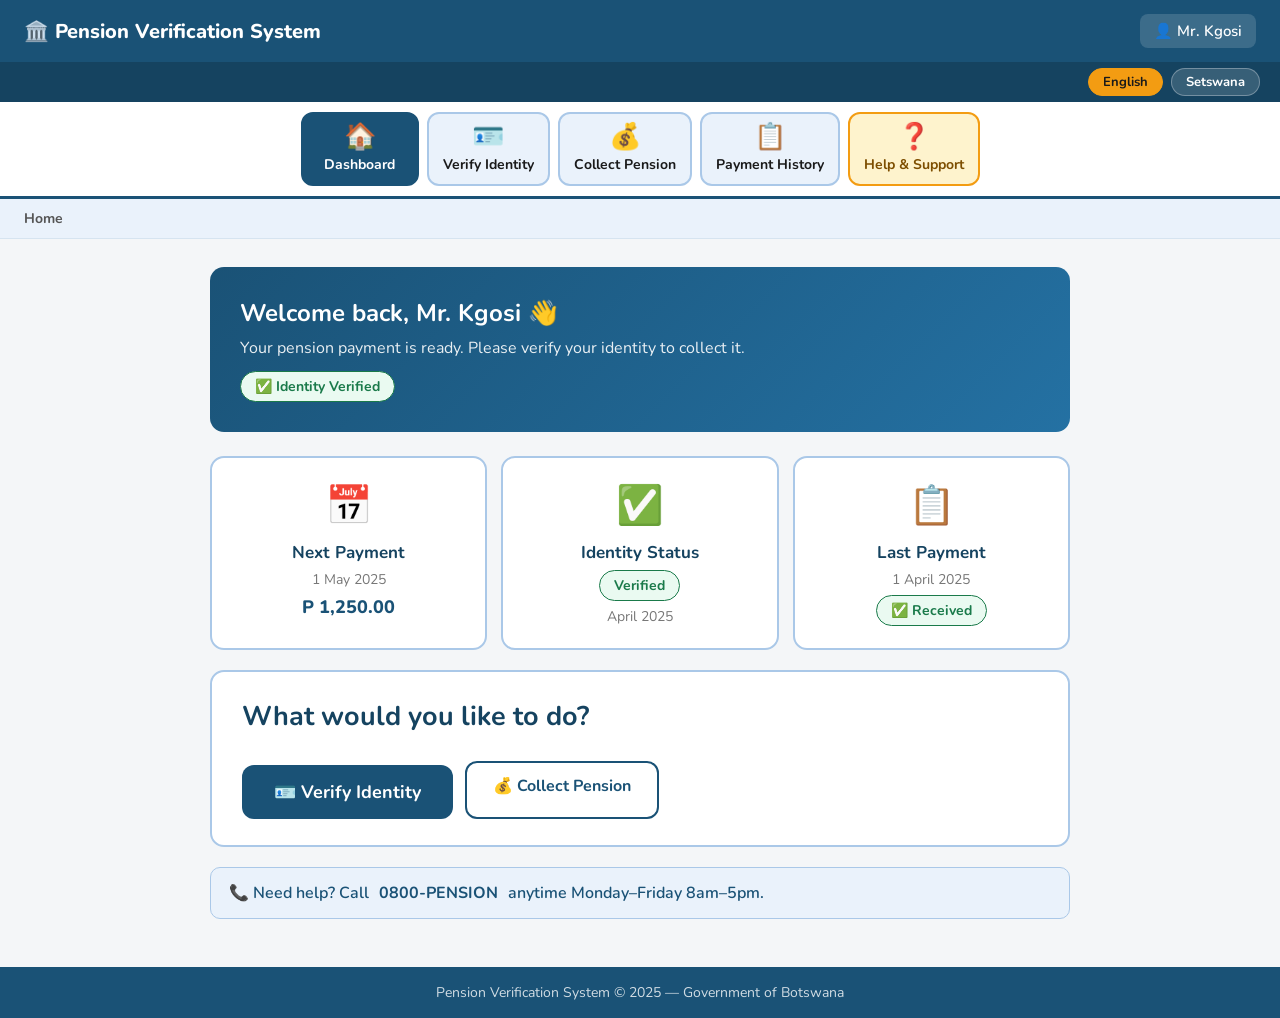
<file: index.html>
<!DOCTYPE html>
<html lang="en">
<head>
  <meta charset="UTF-8"/>
  <meta name="viewport" content="width=device-width, initial-scale=1.0"/>
  <title>Dashboard — Pension Verification System</title>
  <link rel="stylesheet" href="style.css"/>
</head>
<body>
  <header class="top-header" role="banner">
    <div class="site-title">🏛️ Pension Verification System</div>
    <div class="user-info">👤 Mr. Kgosi</div>
  </header>
  <div class="lang-bar">
    <button class="active">English</button>
    <button>Setswana</button>
  </div>
  <nav class="main-nav" role="navigation" aria-label="Main menu">
    <ul>
      <li><a href="index.html" class="active" aria-current="page"><span class="nav-icon">🏠</span>Dashboard</a></li>
      <li><a href="verify-identity.html"><span class="nav-icon">🪪</span>Verify Identity</a></li>
      <li><a href="collect-pension.html"><span class="nav-icon">💰</span>Collect Pension</a></li>
      <li><a href="payment-history.html"><span class="nav-icon">📋</span>Payment History</a></li>
      <li><a href="help.html" class="help-btn"><span class="nav-icon">❓</span>Help &amp; Support</a></li>
    </ul>
  </nav>
  <nav class="breadcrumb" aria-label="Breadcrumb"><strong>Home</strong></nav>

  <main class="page-content" role="main">
    <div class="hero-card">
      <h1>Welcome back, Mr. Kgosi 👋</h1>
      <p>Your pension payment is ready. Please verify your identity to collect it.</p>
      <div style="margin-top:12px">
        <span class="badge badge-green">✅ Identity Verified</span>
      </div>
    </div>

    <div class="card-grid">
      <div class="card">
        <div class="card-icon">📅</div>
        <h2>Next Payment</h2>
        <p>1 May 2025</p>
        <p style="font-size:18px;font-weight:800;color:#1a5276;margin-top:6px">P 1,250.00</p>
      </div>
      <div class="card">
        <div class="card-icon">✅</div>
        <h2>Identity Status</h2>
        <span class="badge badge-green">Verified</span>
        <p style="margin-top:6px">April 2025</p>
      </div>
      <div class="card">
        <div class="card-icon">📋</div>
        <h2>Last Payment</h2>
        <p>1 April 2025</p>
        <span class="badge badge-green" style="margin-top:6px">✅ Received</span>
      </div>
    </div>

    <div class="info-card">
      <h2>What would you like to do?</h2>
      <div style="display:flex;flex-wrap:wrap;gap:12px;margin-top:16px">
        <a href="verify-identity.html" class="btn-primary">🪪 Verify Identity</a>
        <a href="collect-pension.html" class="btn-secondary">💰 Collect Pension</a>
      </div>
    </div>

    <div class="alert alert-info">📞 Need help? Call <strong>0800-PENSION</strong> anytime Monday–Friday 8am–5pm.</div>
  </main>
  <footer>Pension Verification System © 2025 — Government of Botswana</footer>
</body>
</html>
</file>
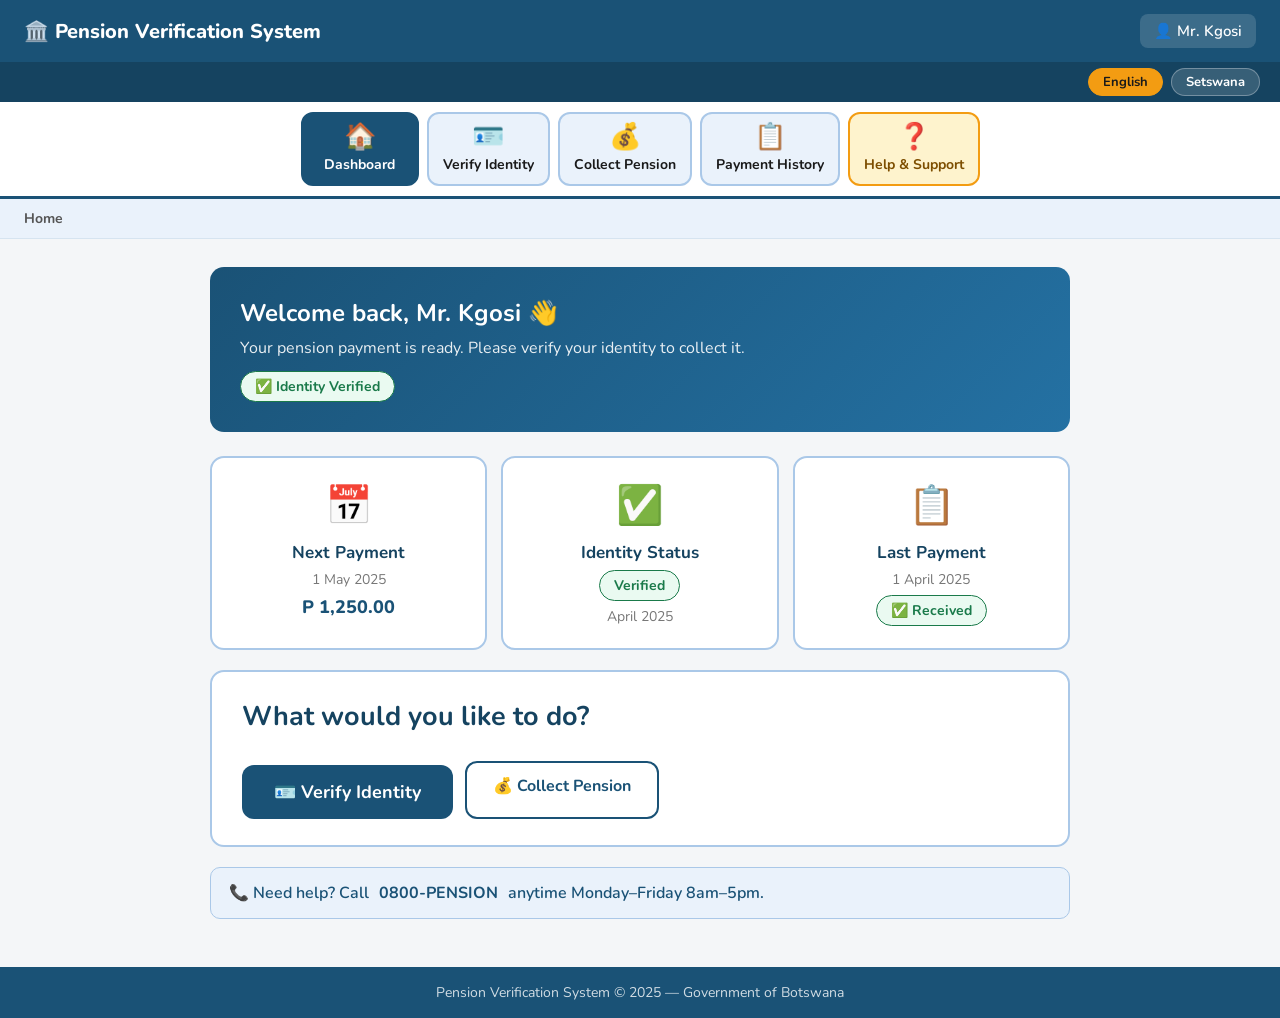
<file: Index.html>
<!DOCTYPE html>
<html lang="en">
<head>
  <meta charset="UTF-8"/>
  <meta name="viewport" content="width=device-width, initial-scale=1.0"/>
  <title>Dashboard — Pension Verification System</title>
  <link rel="stylesheet" href="style.css"/>
</head>
<body>
  <header class="top-header" role="banner">
    <div class="site-title">🏛️ Pension Verification System</div>
    <div class="user-info">👤 Mr. Kgosi</div>
  </header>
  <div class="lang-bar">
    <button class="active">English</button>
    <button>Setswana</button>
  </div>
  <nav class="main-nav" role="navigation" aria-label="Main menu">
    <ul>
      <li><a href="index.html" class="active" aria-current="page"><span class="nav-icon">🏠</span>Dashboard</a></li>
      <li><a href="verify-identity.html"><span class="nav-icon">🪪</span>Verify Identity</a></li>
      <li><a href="collect-pension.html"><span class="nav-icon">💰</span>Collect Pension</a></li>
      <li><a href="payment-history.html"><span class="nav-icon">📋</span>Payment History</a></li>
      <li><a href="help.html" class="help-btn"><span class="nav-icon">❓</span>Help &amp; Support</a></li>
    </ul>
  </nav>
  <nav class="breadcrumb" aria-label="Breadcrumb"><strong>Home</strong></nav>

  <main class="page-content" role="main">
    <div class="hero-card">
      <h1>Welcome back, Mr. Kgosi 👋</h1>
      <p>Your pension payment is ready. Please verify your identity to collect it.</p>
      <div style="margin-top:12px">
        <span class="badge badge-green">✅ Identity Verified</span>
      </div>
    </div>

    <div class="card-grid">
      <div class="card">
        <div class="card-icon">📅</div>
        <h2>Next Payment</h2>
        <p>1 May 2025</p>
        <p style="font-size:18px;font-weight:800;color:#1a5276;margin-top:6px">P 1,250.00</p>
      </div>
      <div class="card">
        <div class="card-icon">✅</div>
        <h2>Identity Status</h2>
        <span class="badge badge-green">Verified</span>
        <p style="margin-top:6px">April 2025</p>
      </div>
      <div class="card">
        <div class="card-icon">📋</div>
        <h2>Last Payment</h2>
        <p>1 April 2025</p>
        <span class="badge badge-green" style="margin-top:6px">✅ Received</span>
      </div>
    </div>

    <div class="info-card">
      <h2>What would you like to do?</h2>
      <div style="display:flex;flex-wrap:wrap;gap:12px;margin-top:16px">
        <a href="verify-identity.html" class="btn-primary">🪪 Verify Identity</a>
        <a href="collect-pension.html" class="btn-secondary">💰 Collect Pension</a>
      </div>
    </div>

    <div class="alert alert-info">📞 Need help? Call <strong>0800-PENSION</strong> anytime Monday–Friday 8am–5pm.</div>
  </main>
  <footer>Pension Verification System © 2025 — Government of Botswana</footer>
</body>
</html>
</file>
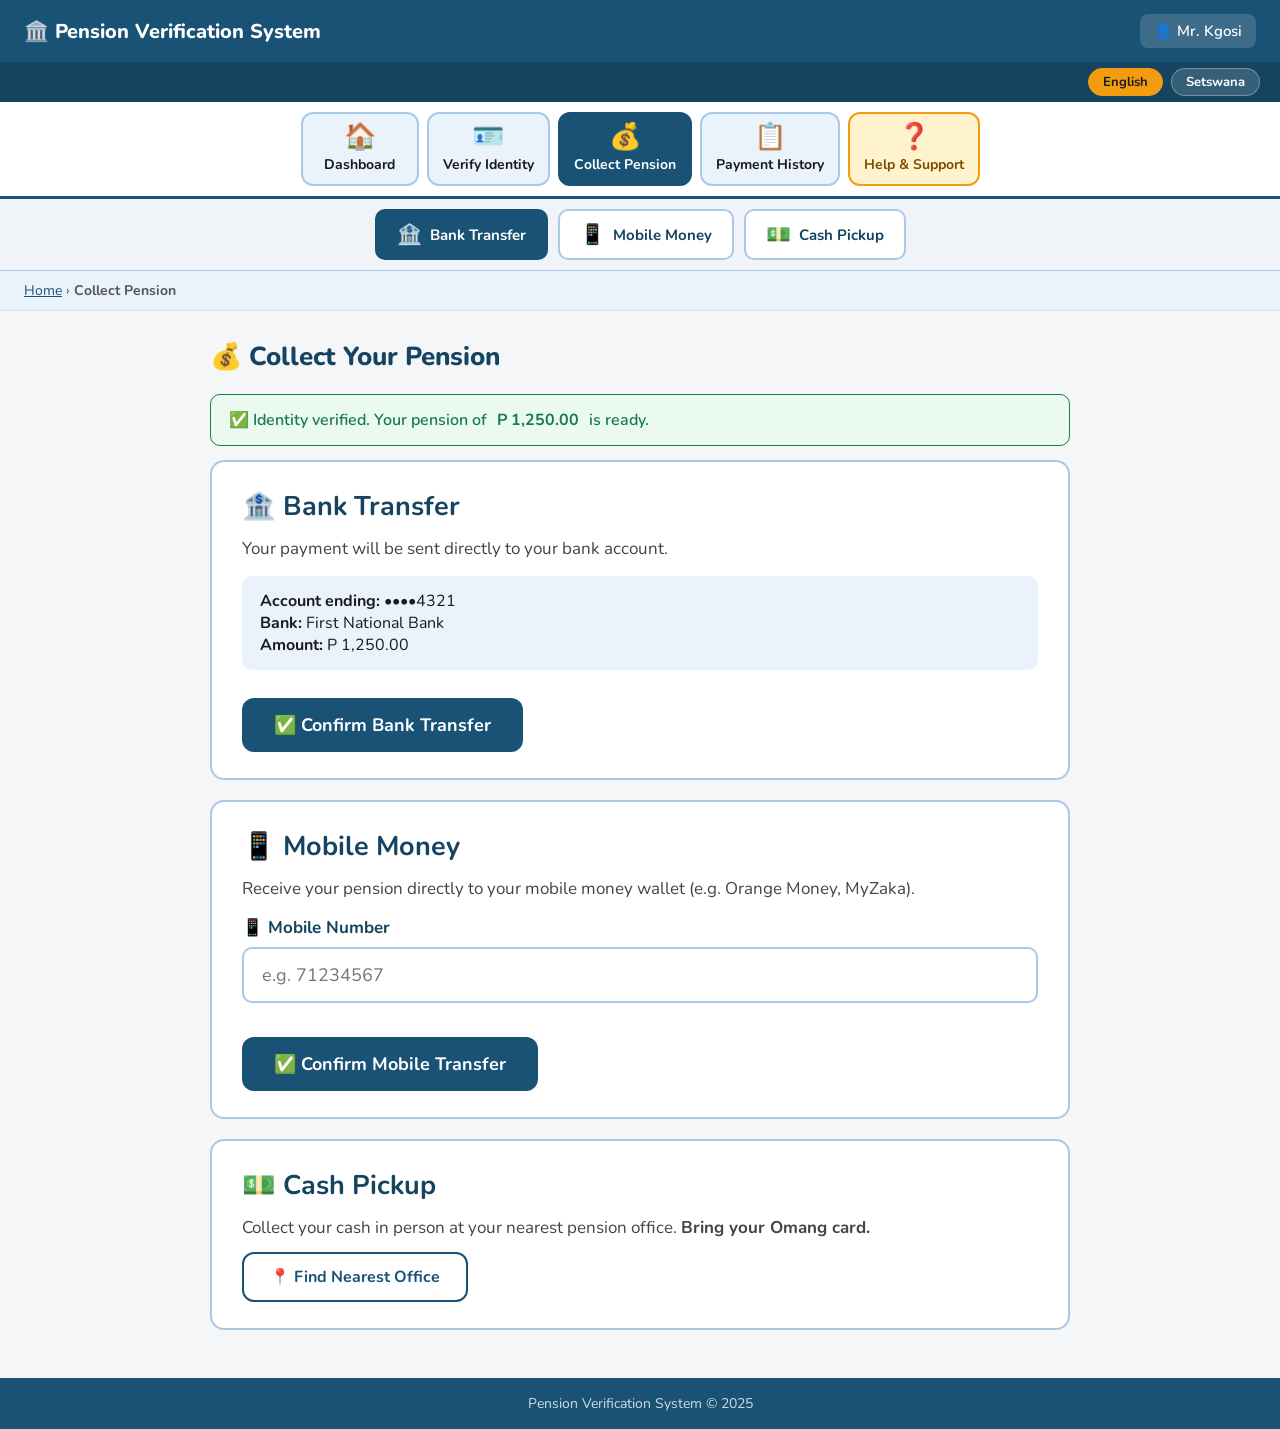
<file: collect pension.html>
<!DOCTYPE html>
<html lang="en">
<head>
  <meta charset="UTF-8"/>
  <meta name="viewport" content="width=device-width, initial-scale=1.0"/>
  <title>Collect Pension — PVS</title>
  <link rel="stylesheet" href="style.css"/>
</head>
<body>
  <header class="top-header">
    <div class="site-title">🏛️ Pension Verification System</div>
    <div class="user-info">👤 Mr. Kgosi</div>
  </header>
  <div class="lang-bar">
    <button class="active">English</button>
    <button>Setswana</button>
  </div>
  <nav class="main-nav" aria-label="Main menu">
    <ul>
      <li><a href="index.html"><span class="nav-icon">🏠</span>Dashboard</a></li>
      <li><a href="verify-identity.html"><span class="nav-icon">🪪</span>Verify Identity</a></li>
      <li><a href="collect-pension.html" class="active" aria-current="page"><span class="nav-icon">💰</span>Collect Pension</a></li>
      <li><a href="payment-history.html"><span class="nav-icon">📋</span>Payment History</a></li>
      <li><a href="help.html" class="help-btn"><span class="nav-icon">❓</span>Help &amp; Support</a></li>
    </ul>
  </nav>
  <nav class="sub-nav">
    <a href="#bank" class="active"><span class="sub-icon">🏦</span>Bank Transfer</a>
    <a href="#mobile"><span class="sub-icon">📱</span>Mobile Money</a>
    <a href="#cash"><span class="sub-icon">💵</span>Cash Pickup</a>
  </nav>
  <nav class="breadcrumb"><a href="index.html">Home</a> › <strong>Collect Pension</strong></nav>

  <main class="page-content">
    <h1 class="page-title">💰 Collect Your Pension</h1>
    <div class="alert alert-success">✅ Identity verified. Your pension of <strong>P 1,250.00</strong> is ready.</div>

    <div class="info-card" id="bank">
      <h2>🏦 Bank Transfer</h2>
      <p>Your payment will be sent directly to your bank account.</p>
      <div style="background:#eaf2fb;border-radius:10px;padding:14px 18px;margin:14px 0;font-size:16px">
        <strong>Account ending:</strong> ••••4321<br/>
        <strong>Bank:</strong> First National Bank<br/>
        <strong>Amount:</strong> P 1,250.00
      </div>
      <button class="btn-primary" onclick="confirm('Bank Transfer')">✅ Confirm Bank Transfer</button>
    </div>

    <div class="info-card" id="mobile">
      <h2>📱 Mobile Money</h2>
      <p>Receive your pension directly to your mobile money wallet (e.g. Orange Money, MyZaka).</p>
      <div class="form-group" style="margin-top:14px">
        <label for="mobile-num">📱 Mobile Number</label>
        <input type="tel" id="mobile-num" placeholder="e.g. 71234567" inputmode="numeric"/>
      </div>
      <button class="btn-primary" onclick="confirm('Mobile Money')">✅ Confirm Mobile Transfer</button>
    </div>

    <div class="info-card" id="cash">
      <h2>💵 Cash Pickup</h2>
      <p>Collect your cash in person at your nearest pension office. <strong>Bring your Omang card.</strong></p>
      <a href="help.html#office" class="btn-secondary" style="display:inline-block">📍 Find Nearest Office</a>
    </div>

    <div id="confirm-alert"></div>
  </main>
  <footer>Pension Verification System © 2025</footer>
  <script>
    function confirm(method) {
      document.getElementById('confirm-alert').innerHTML =
        '<div class="alert alert-success">✅ ' + method + ' confirmed! Your pension of P 1,250.00 will be processed within 1–2 business days.</div>';
      window.scrollTo(0, document.body.scrollHeight);
    }
  </script>
</body>
</html>
</file>
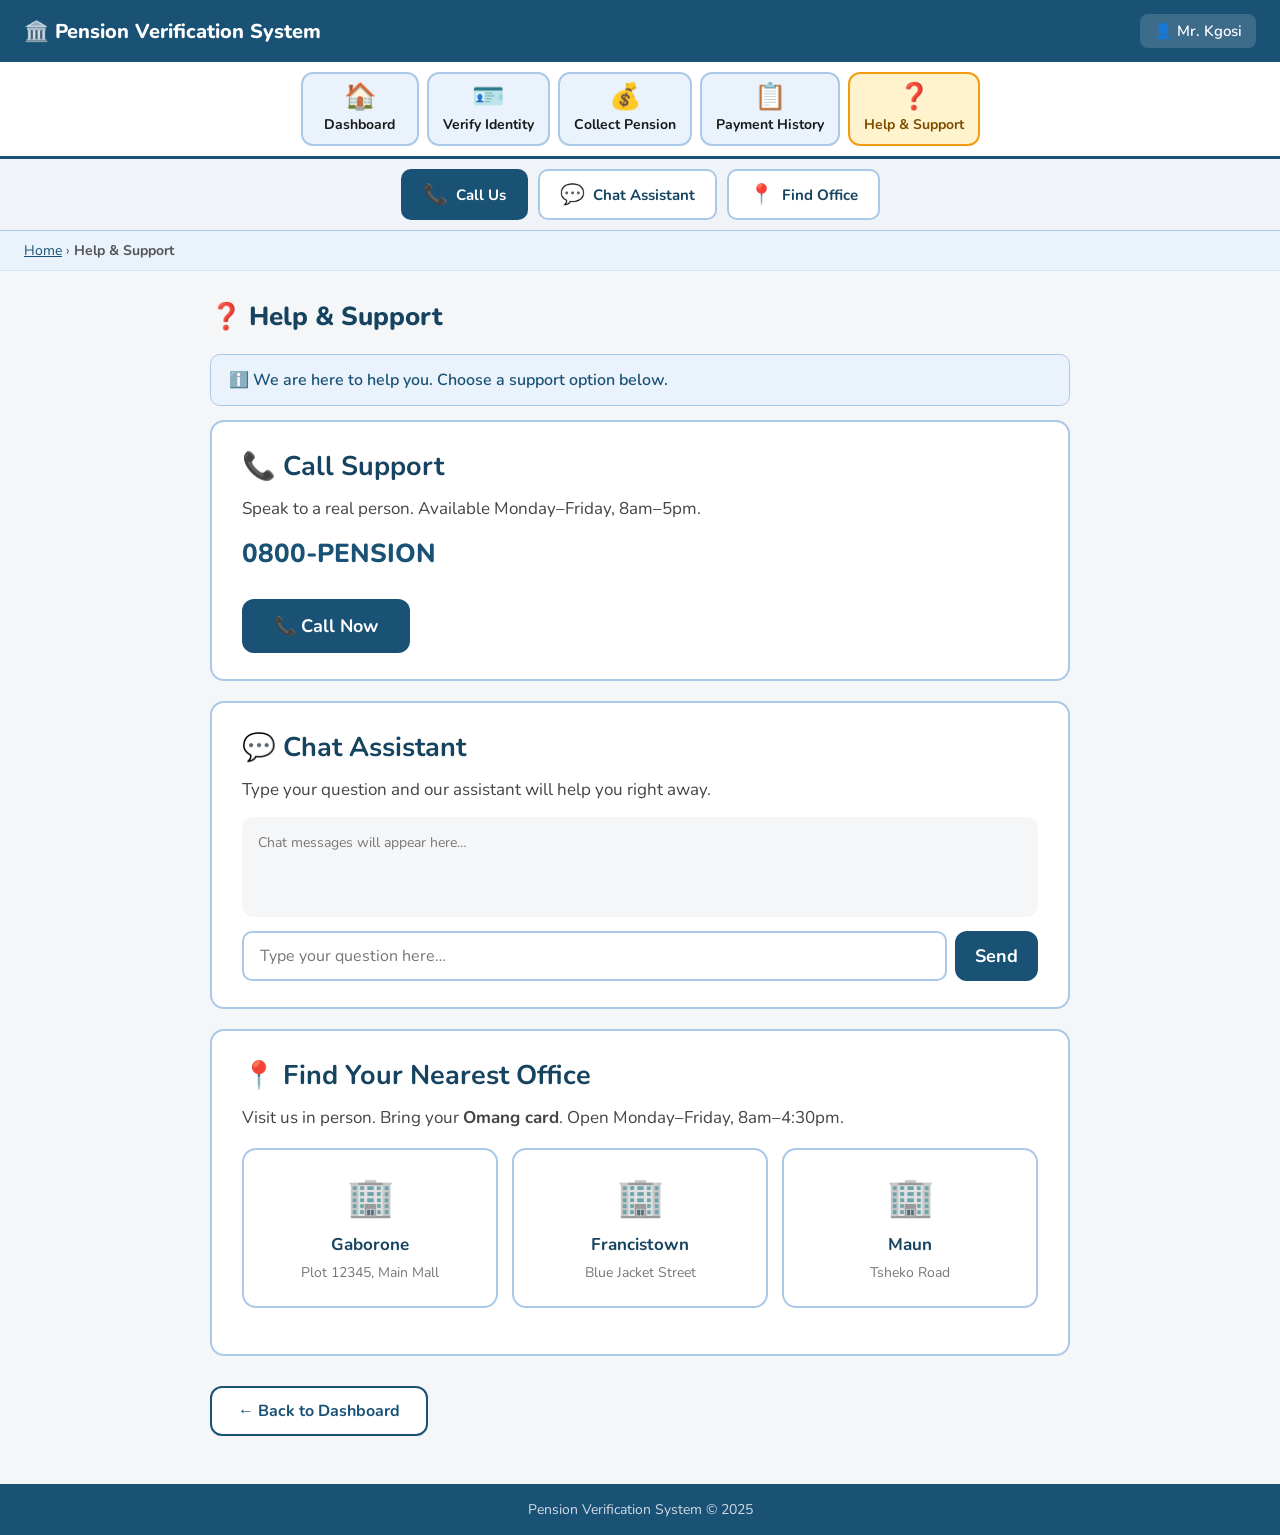
<file: Help.html>
<!DOCTYPE html>
<html lang="en">
<head>
  <meta charset="UTF-8"/>
  <meta name="viewport" content="width=device-width, initial-scale=1.0"/>
  <title>Help &amp; Support — PVS</title>
  <link rel="stylesheet" href="style.css"/>
</head>
<body>
  <header class="top-header">
    <div class="site-title">🏛️ Pension Verification System</div>
    <div class="user-info">👤 Mr. Kgosi</div>
  </header>
  <nav class="main-nav" aria-label="Main menu">
    <ul>
      <li><a href="index.html"><span class="nav-icon">🏠</span>Dashboard</a></li>
      <li><a href="verify-identity.html"><span class="nav-icon">🪪</span>Verify Identity</a></li>
      <li><a href="collect-pension.html"><span class="nav-icon">💰</span>Collect Pension</a></li>
      <li><a href="payment-history.html"><span class="nav-icon">📋</span>Payment History</a></li>
      <li><a href="help.html" class="help-btn active" aria-current="page"><span class="nav-icon">❓</span>Help &amp; Support</a></li>
    </ul>
  </nav>
  <nav class="sub-nav">
    <a href="#call" class="active"><span class="sub-icon">📞</span>Call Us</a>
    <a href="#chat"><span class="sub-icon">💬</span>Chat Assistant</a>
    <a href="#office"><span class="sub-icon">📍</span>Find Office</a>
  </nav>
  <nav class="breadcrumb"><a href="index.html">Home</a> › <strong>Help &amp; Support</strong></nav>

  <main class="page-content">
    <h1 class="page-title">❓ Help &amp; Support</h1>
    <div class="alert alert-info">ℹ️ We are here to help you. Choose a support option below.</div>

    <div class="info-card" id="call">
      <h2>📞 Call Support</h2>
      <p>Speak to a real person. Available Monday–Friday, 8am–5pm.</p>
      <div style="font-size:26px;font-weight:800;color:#1a5276;margin:14px 0">0800-PENSION</div>
      <a href="tel:0800736746" class="btn-primary">📞 Call Now</a>
    </div>

    <div class="info-card" id="chat">
      <h2>💬 Chat Assistant</h2>
      <p>Type your question and our assistant will help you right away.</p>
      <div style="background:#f4f6f8;border-radius:12px;padding:16px;margin:14px 0;min-height:100px;font-size:14px;color:#777">
        Chat messages will appear here…
      </div>
      <div style="display:flex;gap:8px">
        <input type="text" placeholder="Type your question here…" style="flex:1;padding:12px 16px;border:2px solid #aac8e8;border-radius:10px;font-size:16px;font-family:inherit"/>
        <button class="btn-primary" style="margin-top:0;padding:12px 20px">Send</button>
      </div>
    </div>

    <div class="info-card" id="office">
      <h2>📍 Find Your Nearest Office</h2>
      <p>Visit us in person. Bring your <strong>Omang card</strong>. Open Monday–Friday, 8am–4:30pm.</p>
      <div class="card-grid" style="margin-top:16px">
        <div class="card"><div class="card-icon">🏢</div><h2>Gaborone</h2><p>Plot 12345, Main Mall</p></div>
        <div class="card"><div class="card-icon">🏢</div><h2>Francistown</h2><p>Blue Jacket Street</p></div>
        <div class="card"><div class="card-icon">🏢</div><h2>Maun</h2><p>Tsheko Road</p></div>
      </div>
    </div>

    <a href="index.html" class="btn-secondary" style="display:inline-block">← Back to Dashboard</a>
  </main>
  <footer>Pension Verification System © 2025</footer>
</body>
</html>
</file>
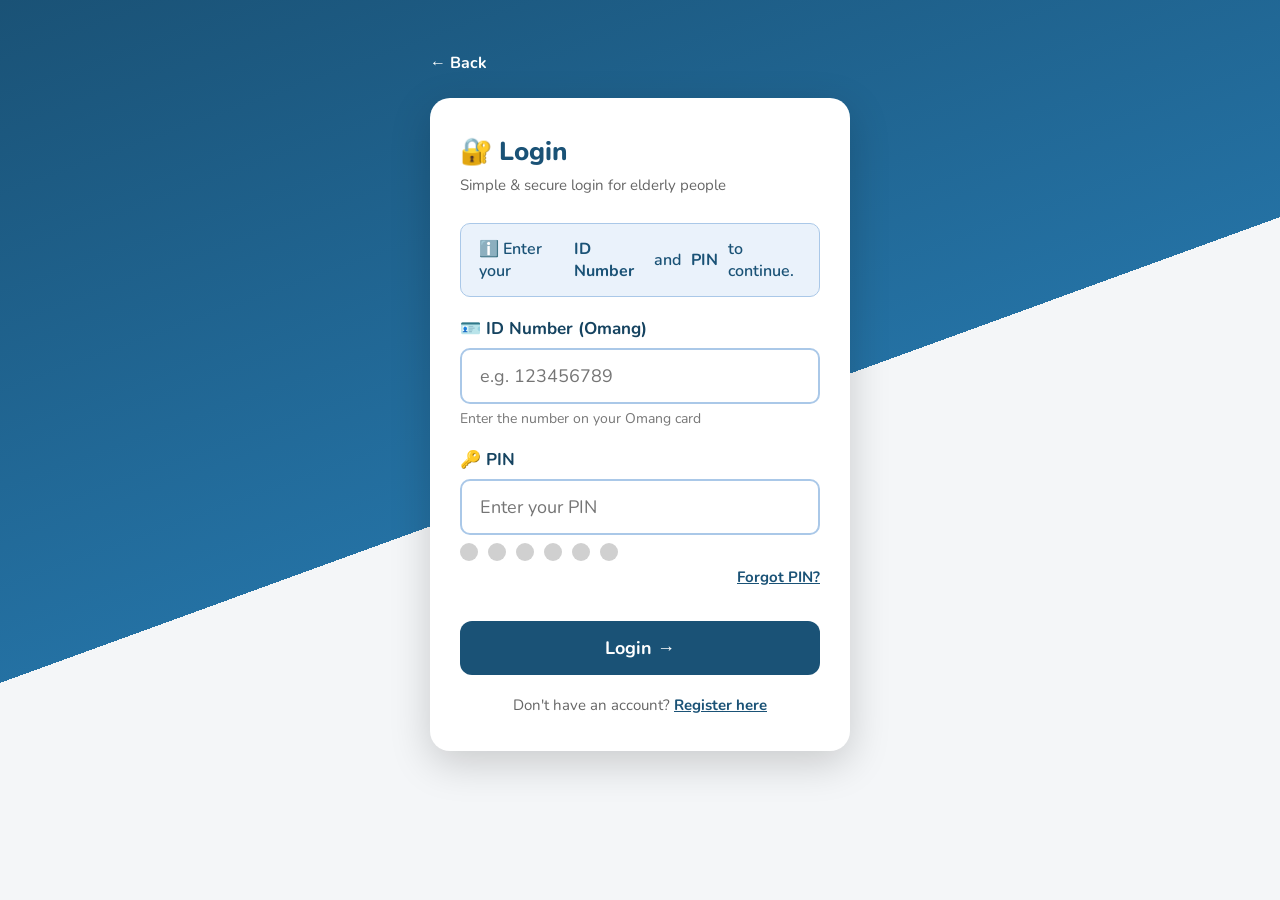
<file: Login.html>
<!DOCTYPE html>
<html lang="en">
<head>
  <meta charset="UTF-8"/>
  <meta name="viewport" content="width=device-width, initial-scale=1.0"/>
  <title>Login — Pension Verification System</title>
  <link rel="stylesheet" href="style.css"/>
  <style>
    body { background: linear-gradient(160deg, #1a5276 0%, #2471a3 50%, #f4f6f8 50%); min-height: 100vh; }
    .login-wrap { max-width: 460px; margin: 0 auto; padding: 50px 20px 40px; }
    .back-link { color: white; font-weight: 700; text-decoration: none; font-size: 16px; display: inline-flex; align-items: center; gap: 6px; margin-bottom: 24px; }
    .back-link:hover { opacity: 0.8; }
    .login-card { background: white; border-radius: 20px; padding: 36px 30px; box-shadow: 0 12px 40px rgba(0,0,0,0.18); }
    .login-card h1 { color: #1a5276; font-size: 26px; font-weight: 800; margin-bottom: 6px; }
    .login-card .subtitle { color: #666; font-size: 15px; margin-bottom: 28px; }
    .forgot-link { display: block; text-align: right; color: #1a5276; font-size: 15px; font-weight: 700; text-decoration: underline; margin-top: 6px; cursor: pointer; }
    .pin-display { display: flex; gap: 10px; margin: 8px 0 6px; }
    .pin-dot { width: 18px; height: 18px; border-radius: 50%; background: #d0d0d0; transition: background 0.2s; }
    .pin-dot.filled { background: #1a5276; }
    .error-msg { display: none; }
  </style>
</head>
<body>
  <div class="login-wrap">
    <a href="welcome.html" class="back-link">← Back</a>
    <div class="login-card">
      <h1>🔐 Login</h1>
      <p class="subtitle">Simple &amp; secure login for elderly people</p>

      <div class="alert alert-info" style="margin-bottom:20px">
        ℹ️ Enter your <strong>ID Number</strong> and <strong>PIN</strong> to continue.
      </div>

      <div class="form-group">
        <label for="id-number">🪪 ID Number (Omang)</label>
        <input type="text" id="id-number" placeholder="e.g. 123456789" maxlength="9" inputmode="numeric"/>
        <p class="form-hint">Enter the number on your Omang card</p>
      </div>

      <div class="form-group">
        <label for="pin">🔑 PIN</label>
        <input type="password" id="pin" placeholder="Enter your PIN" maxlength="6" inputmode="numeric" oninput="updateDots(this.value)"/>
        <div class="pin-display" id="pin-dots">
          <div class="pin-dot" id="d1"></div>
          <div class="pin-dot" id="d2"></div>
          <div class="pin-dot" id="d3"></div>
          <div class="pin-dot" id="d4"></div>
          <div class="pin-dot" id="d5"></div>
          <div class="pin-dot" id="d6"></div>
        </div>
        <a class="forgot-link" href="#">Forgot PIN?</a>
      </div>

      <div class="alert alert-error error-msg" id="error-msg">❌ Incorrect ID or PIN. Please try again.</div>

      <button class="btn-primary" style="width:100%;text-align:center" onclick="doLogin()">
        Login →
      </button>

      <div style="text-align:center;margin-top:20px;font-size:15px;color:#666">
        Don't have an account? <a href="register.html" style="color:#1a5276;font-weight:700">Register here</a>
      </div>
    </div>
  </div>
  <script>
    function updateDots(val) {
      for(let i=1;i<=6;i++) {
        document.getElementById('d'+i).classList.toggle('filled', i<=val.length);
      }
    }
    function doLogin() {
      const id = document.getElementById('id-number').value;
      const pin = document.getElementById('pin').value;
      const err = document.getElementById('error-msg');
      if(!id || !pin) { err.style.display='flex'; err.textContent='⚠️ Please enter both your ID number and PIN.'; return; }
      // Demo: any login works
      err.style.display='none';
      window.location.href = 'index.html';
    }
  </script>
</body>
</html>
</file>
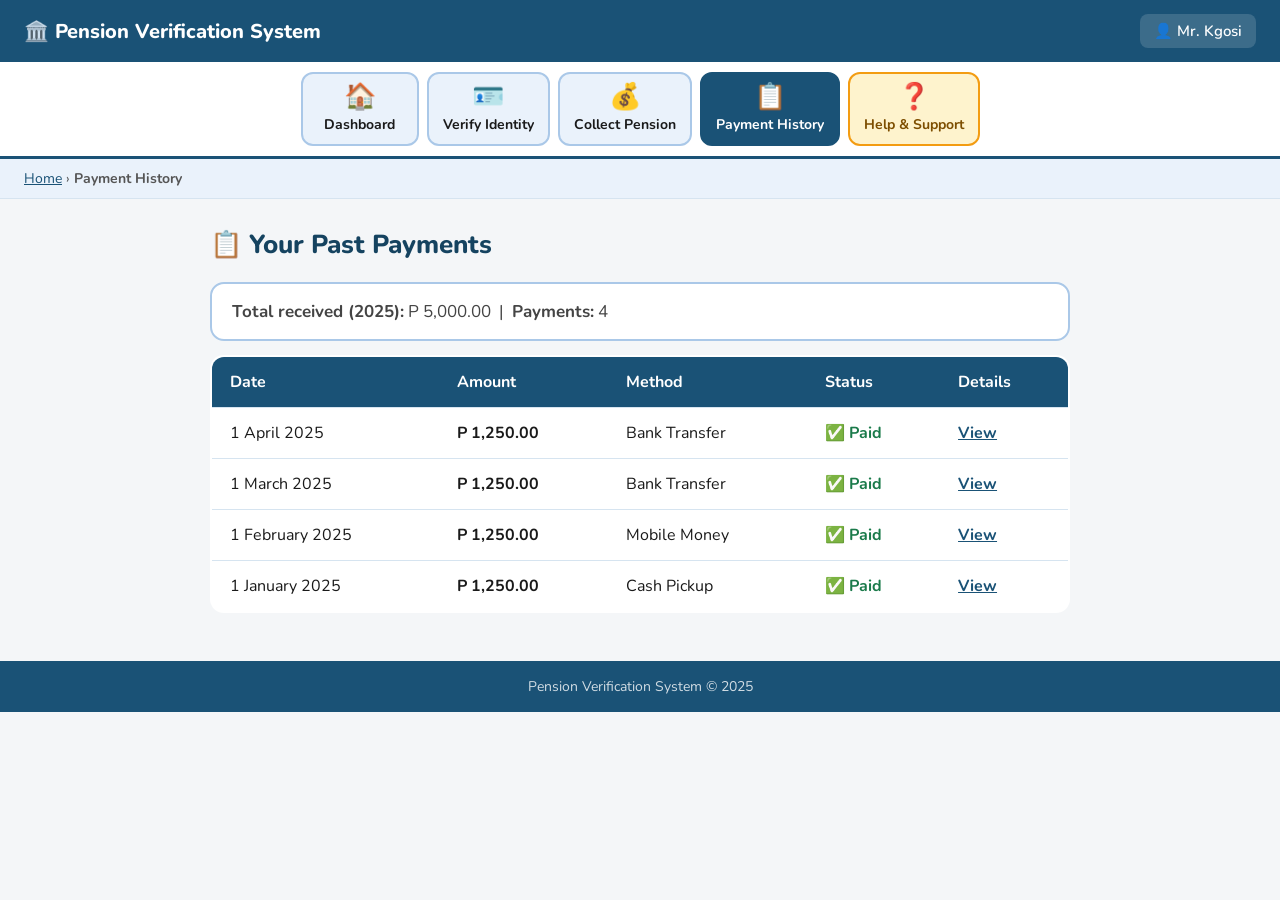
<file: Payment history.html>
<!DOCTYPE html>
<html lang="en">
<head>
  <meta charset="UTF-8"/>
  <meta name="viewport" content="width=device-width, initial-scale=1.0"/>
  <title>Payment History — PVS</title>
  <link rel="stylesheet" href="style.css"/>
</head>
<body>
  <header class="top-header">
    <div class="site-title">🏛️ Pension Verification System</div>
    <div class="user-info">👤 Mr. Kgosi</div>
  </header>
  <nav class="main-nav" aria-label="Main menu">
    <ul>
      <li><a href="index.html"><span class="nav-icon">🏠</span>Dashboard</a></li>
      <li><a href="verify-identity.html"><span class="nav-icon">🪪</span>Verify Identity</a></li>
      <li><a href="collect-pension.html"><span class="nav-icon">💰</span>Collect Pension</a></li>
      <li><a href="payment-history.html" class="active" aria-current="page"><span class="nav-icon">📋</span>Payment History</a></li>
      <li><a href="help.html" class="help-btn"><span class="nav-icon">❓</span>Help &amp; Support</a></li>
    </ul>
  </nav>
  <nav class="breadcrumb"><a href="index.html">Home</a> › <strong>Payment History</strong></nav>

  <main class="page-content">
    <h1 class="page-title">📋 Your Past Payments</h1>
    <div class="info-card" style="padding:14px 20px;margin-bottom:14px">
      <p><strong>Total received (2025):</strong> P 5,000.00 &nbsp;|&nbsp; <strong>Payments:</strong> 4</p>
    </div>
    <table class="history-table" aria-label="Payment history">
      <thead>
        <tr><th>Date</th><th>Amount</th><th>Method</th><th>Status</th><th>Details</th></tr>
      </thead>
      <tbody>
        <tr>
          <td>1 April 2025</td><td><strong>P 1,250.00</strong></td><td>Bank Transfer</td>
          <td class="status-paid">✅ Paid</td><td><a href="#" style="color:#1a5276;font-weight:700">View</a></td>
        </tr>
        <tr>
          <td>1 March 2025</td><td><strong>P 1,250.00</strong></td><td>Bank Transfer</td>
          <td class="status-paid">✅ Paid</td><td><a href="#" style="color:#1a5276;font-weight:700">View</a></td>
        </tr>
        <tr>
          <td>1 February 2025</td><td><strong>P 1,250.00</strong></td><td>Mobile Money</td>
          <td class="status-paid">✅ Paid</td><td><a href="#" style="color:#1a5276;font-weight:700">View</a></td>
        </tr>
        <tr>
          <td>1 January 2025</td><td><strong>P 1,250.00</strong></td><td>Cash Pickup</td>
          <td class="status-paid">✅ Paid</td><td><a href="#" style="color:#1a5276;font-weight:700">View</a></td>
        </tr>
      </tbody>
    </table>
  </main>
  <footer>Pension Verification System © 2025</footer>
</body>
</html>
</file>
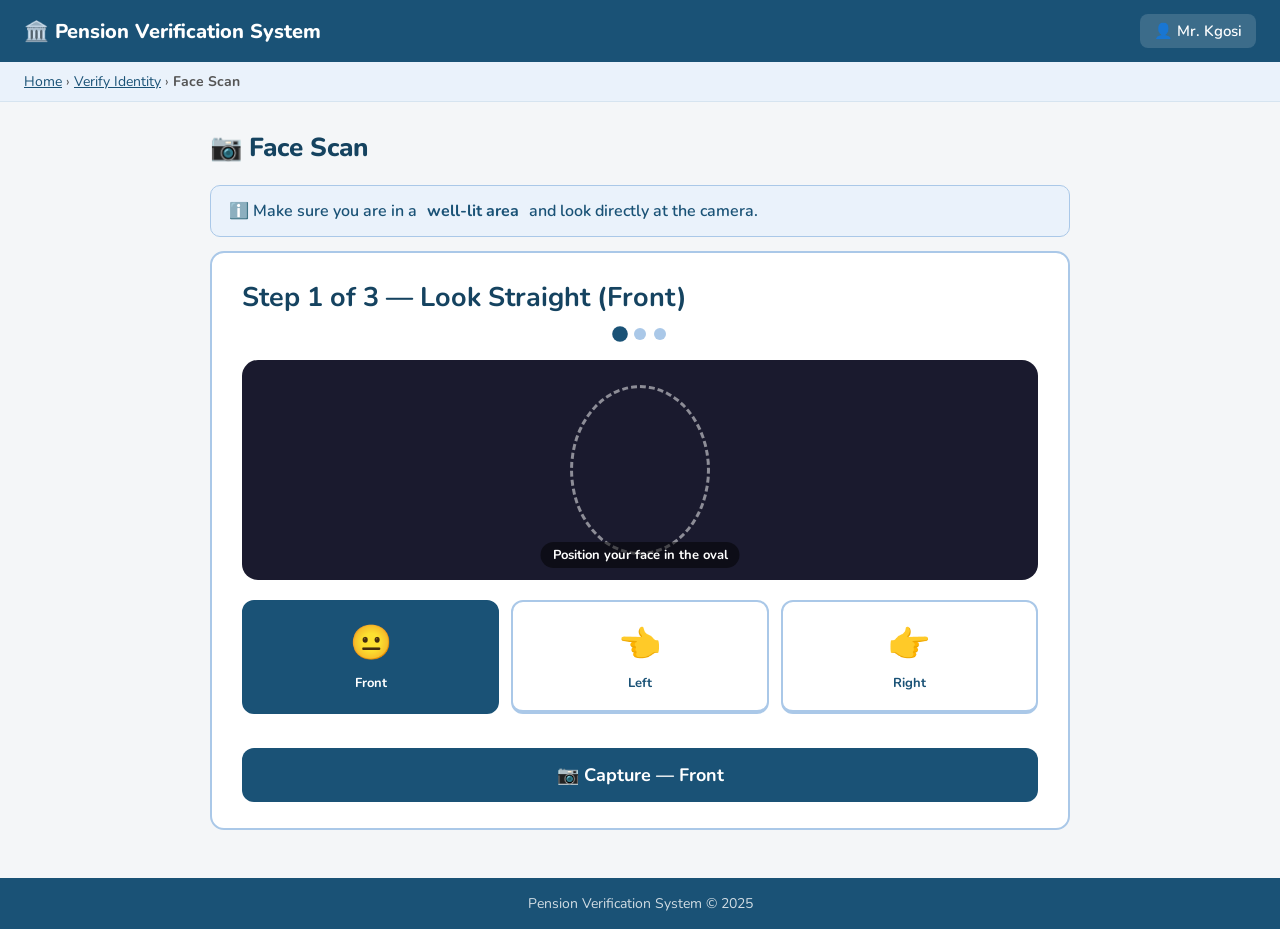
<file: Verify face.html>
<!DOCTYPE html>
<html lang="en">
<head>
  <meta charset="UTF-8"/>
  <meta name="viewport" content="width=device-width, initial-scale=1.0"/>
  <title>Face Scan — PVS</title>
  <link rel="stylesheet" href="style.css"/>
  <style>
    .camera-preview { background: #1a1a2e; border-radius: 16px; height: 220px; display: flex; align-items: center; justify-content: center; margin: 16px 0; font-size: 60px; position: relative; overflow: hidden; }
    .camera-overlay { position: absolute; inset: 0; display: flex; align-items: center; justify-content: center; }
    .face-outline { width: 140px; height: 170px; border: 3px dashed rgba(255,255,255,0.5); border-radius: 50%; }
    .camera-label { position: absolute; bottom: 12px; left: 50%; transform: translateX(-50%); color: white; font-size: 13px; font-weight: 700; background: rgba(0,0,0,0.5); padding: 4px 12px; border-radius: 20px; }
    .step-indicator { display: flex; gap: 8px; justify-content: center; margin: 12px 0 20px; }
    .step-dot { width: 12px; height: 12px; border-radius: 50%; background: #aac8e8; transition: background 0.3s; }
    .step-dot.done { background: #1a7a4a; }
    .step-dot.active { background: #1a5276; transform: scale(1.3); }
  </style>
</head>
<body>
  <header class="top-header">
    <div class="site-title">🏛️ Pension Verification System</div>
    <div class="user-info">👤 Mr. Kgosi</div>
  </header>
  <nav class="breadcrumb"><a href="index.html">Home</a> › <a href="verify-identity.html">Verify Identity</a> › <strong>Face Scan</strong></nav>

  <main class="page-content">
    <h1 class="page-title">📷 Face Scan</h1>
    <div class="alert alert-info">ℹ️ Make sure you are in a <strong>well-lit area</strong> and look directly at the camera.</div>

    <div class="info-card">
      <h2 id="step-title">Step 1 of 3 — Look Straight (Front)</h2>
      <div class="step-indicator">
        <div class="step-dot active" id="dot1" title="Front"></div>
        <div class="step-dot" id="dot2" title="Left"></div>
        <div class="step-dot" id="dot3" title="Right"></div>
      </div>

      <div class="camera-preview">
        <div class="camera-overlay">
          <div class="face-outline"></div>
        </div>
        <div class="camera-label" id="cam-label">Position your face in the oval</div>
      </div>

      <div class="face-grid">
        <button class="face-box active" id="fb-front" onclick="setFace(0)">
          <span class="face-icon">😐</span>
          <span>Front</span>
        </button>
        <button class="face-box" id="fb-left" onclick="setFace(1)">
          <span class="face-icon">👈</span>
          <span>Left</span>
        </button>
        <button class="face-box" id="fb-right" onclick="setFace(2)">
          <span class="face-icon">👉</span>
          <span>Right</span>
        </button>
      </div>

      <div id="scan-alert"></div>

      <button class="btn-primary" id="scan-btn" onclick="doScan()" style="width:100%;text-align:center">
        📷 Capture — Front
      </button>
    </div>
  </main>
  <footer>Pension Verification System © 2025</footer>

  <script>
    const steps = [
      { label:'Step 1 of 3 — Look Straight (Front)', icon:'😐', name:'Front', cam:'Position your face in the oval' },
      { label:'Step 2 of 3 — Turn Left',             icon:'👈', name:'Left',  cam:'Now slowly turn your face to the LEFT' },
      { label:'Step 3 of 3 — Turn Right',            icon:'👉', name:'Right', cam:'Now slowly turn your face to the RIGHT' },
    ];
    let current = 0;

    function setFace(i) {
      current = i;
      document.querySelectorAll('.face-box').forEach((b,j)=>b.classList.toggle('active',i===j));
      document.getElementById('step-title').textContent = steps[i].label;
      document.getElementById('cam-label').textContent = steps[i].cam;
      document.getElementById('scan-btn').textContent = '📷 Capture — ' + steps[i].name;
    }

    function doScan() {
      const dot = document.getElementById('dot'+(current+1));
      dot.classList.remove('active');
      dot.classList.add('done');
      document.getElementById('scan-alert').innerHTML = '<div class="alert alert-success">✅ ' + steps[current].name + ' photo captured!</div>';
      if(current < 2) {
        setTimeout(()=>{ setFace(current+1); document.getElementById('dot'+(current+1)).classList.add('active'); document.getElementById('scan-alert').innerHTML=''; }, 1000);
      } else {
        setTimeout(()=>{ window.location.href='collect-pension.html'; }, 1200);
      }
    }
  </script>
</body>
</html>
</file>
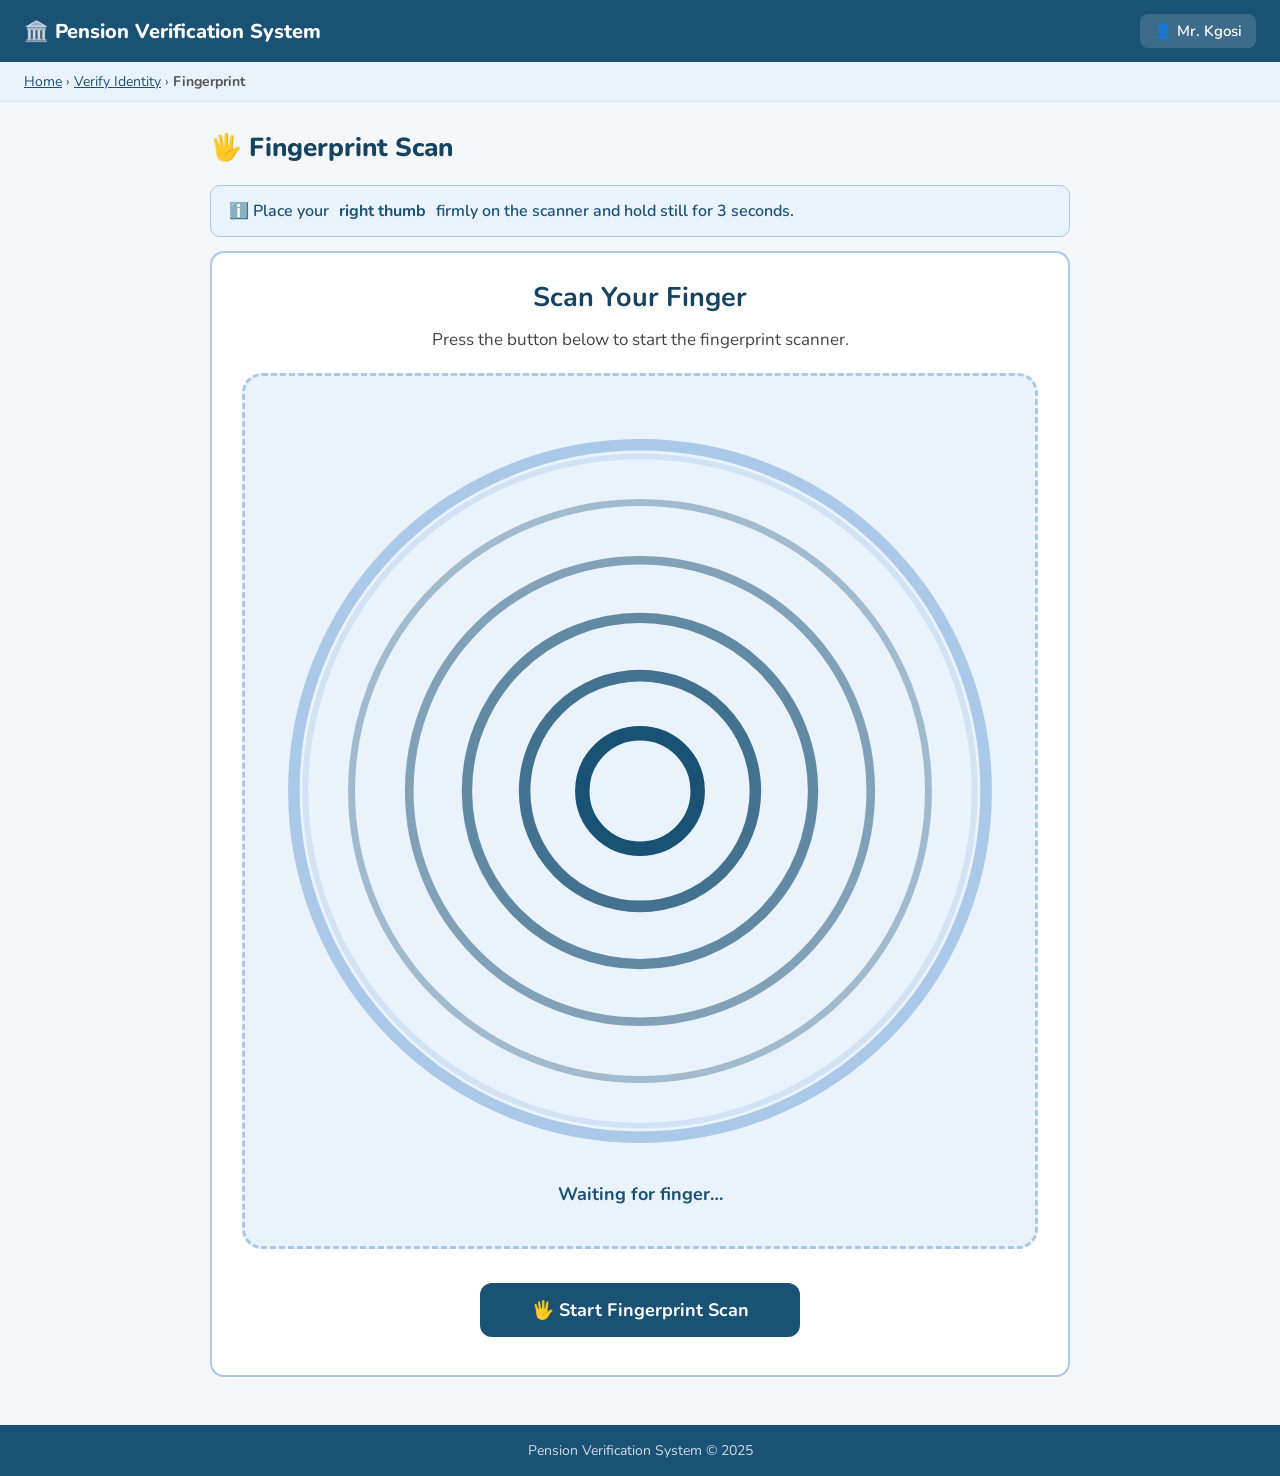
<file: verify fingerprint.html>
<!DOCTYPE html>
<html lang="en">
<head>
  <meta charset="UTF-8"/>
  <meta name="viewport" content="width=device-width, initial-scale=1.0"/>
  <title>Fingerprint — PVS</title>
  <link rel="stylesheet" href="style.css"/>
</head>
<body>
  <header class="top-header">
    <div class="site-title">🏛️ Pension Verification System</div>
    <div class="user-info">👤 Mr. Kgosi</div>
  </header>
  <nav class="breadcrumb"><a href="index.html">Home</a> › <a href="verify-identity.html">Verify Identity</a> › <strong>Fingerprint</strong></nav>

  <main class="page-content">
    <h1 class="page-title">🖐️ Fingerprint Scan</h1>
    <div class="alert alert-info">ℹ️ Place your <strong>right thumb</strong> firmly on the scanner and hold still for 3 seconds.</div>

    <div class="info-card" style="text-align:center">
      <h2>Scan Your Finger</h2>
      <p>Press the button below to start the fingerprint scanner.</p>

      <div class="fingerprint-area" id="fp-area">
        <svg class="fingerprint-svg" viewBox="0 0 130 130" fill="none" id="fp-svg">
          <circle cx="65" cy="65" r="60" stroke="#aac8e8" stroke-width="2" fill="#eaf2fb"/>
          <circle cx="65" cy="65" r="10" stroke="#1a5276" stroke-width="2.5" fill="none"/>
          <circle cx="65" cy="65" r="20" stroke="#1a5276" stroke-width="2" fill="none" opacity="0.8"/>
          <circle cx="65" cy="65" r="30" stroke="#1a5276" stroke-width="1.8" fill="none" opacity="0.65"/>
          <circle cx="65" cy="65" r="40" stroke="#1a5276" stroke-width="1.5" fill="none" opacity="0.50"/>
          <circle cx="65" cy="65" r="50" stroke="#1a5276" stroke-width="1.2" fill="none" opacity="0.35"/>
          <circle cx="65" cy="65" r="58" stroke="#aac8e8" stroke-width="1" fill="none" opacity="0.4"/>
        </svg>
        <div class="fp-status" id="fp-status">Waiting for finger…</div>
      </div>

      <button class="btn-primary" id="scan-btn" onclick="startScan()" style="width:100%;max-width:320px;text-align:center">
        🖐️ Start Fingerprint Scan
      </button>

      <div id="fp-alert" style="margin-top:12px"></div>
    </div>
  </main>
  <footer>Pension Verification System © 2025</footer>

  <script>
    function startScan() {
      const area = document.getElementById('fp-area');
      const status = document.getElementById('fp-status');
      const btn = document.getElementById('scan-btn');
      btn.disabled = true;
      btn.textContent = 'Scanning…';
      area.classList.add('scanning');
      status.textContent = 'Scanning… hold still';
      let count = 3;
      const tick = setInterval(()=>{
        count--;
        status.textContent = 'Hold still… ' + count + 's';
        if(count<=0) {
          clearInterval(tick);
          area.classList.remove('scanning');
          status.textContent = '✅ Fingerprint matched!';
          document.getElementById('fp-svg').style.cssText='filter:hue-rotate(100deg) saturate(1.5)';
          document.getElementById('fp-alert').innerHTML='<div class="alert alert-success">✅ Identity verified successfully!</div>';
          btn.textContent='Continue →';
          btn.disabled=false;
          btn.onclick=()=>window.location.href='collect-pension.html';
        }
      }, 1000);
    }
  </script>
</body>
</html>
</file>
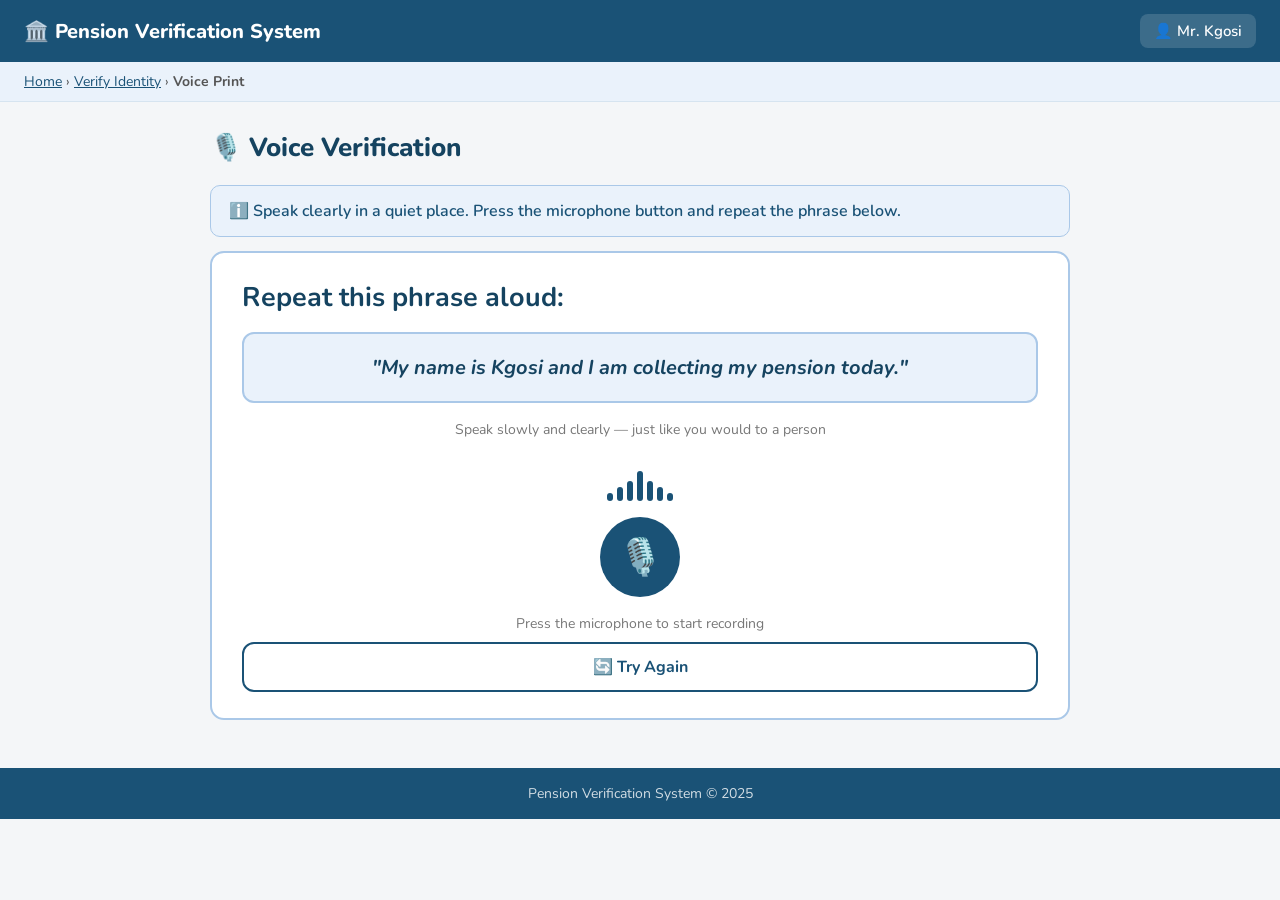
<file: Verify voice.html>
<!DOCTYPE html>
<html lang="en">
<head>
  <meta charset="UTF-8"/>
  <meta name="viewport" content="width=device-width, initial-scale=1.0"/>
  <title>Voice Verification — PVS</title>
  <link rel="stylesheet" href="style.css"/>
  <style>
    .waveform { display: flex; align-items: flex-end; gap: 4px; height: 50px; justify-content: center; margin: 10px 0; }
    .wave-bar { width: 6px; background: #1a5276; border-radius: 3px; transition: height 0.1s; }
    @keyframes wave-anim {
      0%   { height: 6px; }
      50%  { height: 40px; }
      100% { height: 6px; }
    }
    .recording .wave-bar:nth-child(1){animation:wave-anim 0.6s 0.0s infinite;}
    .recording .wave-bar:nth-child(2){animation:wave-anim 0.6s 0.1s infinite;}
    .recording .wave-bar:nth-child(3){animation:wave-anim 0.6s 0.2s infinite;}
    .recording .wave-bar:nth-child(4){animation:wave-anim 0.6s 0.3s infinite;}
    .recording .wave-bar:nth-child(5){animation:wave-anim 0.6s 0.2s infinite;}
    .recording .wave-bar:nth-child(6){animation:wave-anim 0.6s 0.1s infinite;}
    .recording .wave-bar:nth-child(7){animation:wave-anim 0.6s 0.0s infinite;}
  </style>
</head>
<body>
  <header class="top-header">
    <div class="site-title">🏛️ Pension Verification System</div>
    <div class="user-info">👤 Mr. Kgosi</div>
  </header>
  <nav class="breadcrumb"><a href="index.html">Home</a> › <a href="verify-identity.html">Verify Identity</a> › <strong>Voice Print</strong></nav>

  <main class="page-content">
    <h1 class="page-title">🎙️ Voice Verification</h1>
    <div class="alert alert-info">ℹ️ Speak clearly in a quiet place. Press the microphone button and repeat the phrase below.</div>

    <div class="info-card">
      <h2>Repeat this phrase aloud:</h2>
      <div class="voice-phrase-box" id="phrase">
        "My name is Kgosi and I am collecting my pension today."
      </div>
      <p style="font-size:14px;color:#777;text-align:center">Speak slowly and clearly — just like you would to a person</p>

      <div class="waveform" id="waveform">
        <div class="wave-bar" style="height:8px"></div>
        <div class="wave-bar" style="height:14px"></div>
        <div class="wave-bar" style="height:20px"></div>
        <div class="wave-bar" style="height:30px"></div>
        <div class="wave-bar" style="height:20px"></div>
        <div class="wave-bar" style="height:14px"></div>
        <div class="wave-bar" style="height:8px"></div>
      </div>

      <div style="text-align:center">
        <button class="mic-btn" id="mic-btn" onclick="toggleRecord()" title="Press to record">
          🎙️
        </button>
        <p id="mic-label" style="font-size:14px;color:#777;margin-top:6px">Press the microphone to start recording</p>
      </div>

      <div id="voice-alert"></div>

      <button class="btn-secondary" onclick="window.location.reload()" style="width:100%;text-align:center;margin-top:6px">
        🔄 Try Again
      </button>
    </div>
  </main>
  <footer>Pension Verification System © 2025</footer>

  <script>
    let isRecording = false, timer;
    function toggleRecord() {
      const btn = document.getElementById('mic-btn');
      const wf  = document.getElementById('waveform');
      const lbl = document.getElementById('mic-label');
      if(!isRecording) {
        isRecording = true;
        btn.classList.add('recording');
        btn.textContent = '⏹️';
        wf.classList.add('recording');
        lbl.textContent = 'Recording… speak now';
        timer = setTimeout(()=>{ stopRecord(true); }, 5000);
      } else { clearTimeout(timer); stopRecord(true); }
    }
    function stopRecord(success) {
      isRecording = false;
      const btn = document.getElementById('mic-btn');
      const wf  = document.getElementById('waveform');
      btn.classList.remove('recording');
      btn.textContent = '🎙️';
      wf.classList.remove('recording');
      document.getElementById('mic-label').textContent = 'Recording complete';
      if(success) {
        document.getElementById('voice-alert').innerHTML = '<div class="alert alert-success">✅ Voice recorded! Verifying…</div>';
        setTimeout(()=>{ window.location.href='collect-pension.html'; }, 1800);
      }
    }
  </script>
</body>
</html>
</file>
<file: style.css>
/* ============================================================
   style.css — Pension Verification System
   Shared styles for ALL pages. Elderly-friendly design.
============================================================ */
@import url('https://fonts.googleapis.com/css2?family=Nunito:wght@400;600;700;800&display=swap');

*, *::before, *::after { box-sizing: border-box; margin: 0; padding: 0; }

:root {
  --navy:    #1a5276;
  --navy-dk: #154360;
  --blue-lt: #eaf2fb;
  --blue-md: #aac8e8;
  --amber:   #f39c12;
  --amber-lt:#fef3cd;
  --green:   #1a7a4a;
  --green-lt:#eafaf1;
  --red:     #c0392b;
  --red-lt:  #fdf0ef;
  --gray-bg: #f4f6f8;
  --white:   #ffffff;
  --text:    #1a1a1a;
  --text-md: #444;
  --text-lt: #777;
  --radius:  14px;
  --shadow:  0 4px 16px rgba(0,0,0,0.10);
}

body { font-family: 'Nunito', Arial, sans-serif; font-size: 18px; background: var(--gray-bg); color: var(--text); min-height: 100vh; }

/* TOP HEADER */
.top-header { background: var(--navy); color: white; padding: 14px 24px; display: flex; justify-content: space-between; align-items: center; }
.top-header .site-title { font-size: 20px; font-weight: 800; }
.top-header .user-info { font-size: 15px; background: rgba(255,255,255,0.15); padding: 7px 14px; border-radius: 8px; font-weight: 600; }

/* LANGUAGE BAR */
.lang-bar { background: var(--navy-dk); display: flex; justify-content: flex-end; gap: 8px; padding: 6px 20px; }
.lang-bar button { background: rgba(255,255,255,0.15); color: white; border: 1px solid rgba(255,255,255,0.3); padding: 4px 14px; border-radius: 20px; font-size: 13px; font-weight: 700; cursor: pointer; font-family: inherit; }
.lang-bar button.active, .lang-bar button:hover { background: var(--amber); border-color: var(--amber); color: #1a1a1a; }

/* MAIN NAV */
.main-nav { background: var(--white); border-bottom: 3px solid var(--navy); padding: 10px 12px; }
.main-nav ul { list-style: none; display: flex; flex-wrap: wrap; gap: 8px; justify-content: center; }
.main-nav a { display: flex; flex-direction: column; align-items: center; gap: 5px; text-decoration: none; color: var(--text); background: var(--blue-lt); border: 2px solid var(--blue-md); border-radius: 12px; padding: 10px 14px; min-width: 118px; font-size: 14px; font-weight: 700; text-align: center; transition: all 0.2s; }
.main-nav a .nav-icon { font-size: 26px; line-height: 1; }
.main-nav a:hover { background: #cde4f7; border-color: var(--navy); transform: translateY(-2px); }
.main-nav a.active { background: var(--navy); color: white; border-color: var(--navy); }
.main-nav a:focus { outline: 4px solid var(--amber); outline-offset: 2px; }
.main-nav a.help-btn { background: var(--amber-lt); border-color: var(--amber); color: #7d4e00; }
.main-nav a.help-btn:hover { background: var(--amber); color: white; }

/* SUB NAV */
.sub-nav { background: #f0f4f8; border-bottom: 1px solid var(--blue-md); padding: 10px 16px; display: flex; flex-wrap: wrap; gap: 10px; justify-content: center; }
.sub-nav a { display: flex; align-items: center; gap: 8px; text-decoration: none; color: var(--navy-dk); background: var(--white); border: 2px solid var(--blue-md); border-radius: 10px; padding: 10px 20px; font-size: 15px; font-weight: 700; transition: all 0.2s; }
.sub-nav a .sub-icon { font-size: 20px; }
.sub-nav a:hover { background: #d6eaf8; border-color: var(--navy); }
.sub-nav a.active { background: var(--navy); color: white; border-color: var(--navy); }
.sub-nav a:focus { outline: 4px solid var(--amber); outline-offset: 2px; }

/* BREADCRUMB */
.breadcrumb { background: var(--blue-lt); padding: 10px 24px; font-size: 14px; color: #555; border-bottom: 1px solid #d6e4f0; }
.breadcrumb a { color: var(--navy); text-decoration: underline; }

/* PAGE CONTENT */
.page-content { max-width: 900px; margin: 28px auto; padding: 0 20px; }
.page-title { font-size: 26px; color: var(--navy-dk); margin-bottom: 20px; font-weight: 800; }

/* HERO CARD */
.hero-card { background: linear-gradient(135deg, var(--navy) 0%, #2471a3 100%); color: white; border-radius: var(--radius); padding: 30px; margin-bottom: 24px; }
.hero-card h1 { font-size: 24px; margin-bottom: 8px; }
.hero-card p  { font-size: 16px; opacity: 0.9; }

/* CARDS */
.info-card { background: var(--white); border: 2px solid var(--blue-md); border-radius: var(--radius); padding: 26px 30px; margin-bottom: 20px; }
.info-card h1, .info-card h2 { color: var(--navy-dk); margin-bottom: 10px; }
.info-card p { font-size: 17px; color: var(--text-md); line-height: 1.6; }
.card-grid { display: grid; grid-template-columns: repeat(auto-fit, minmax(180px, 1fr)); gap: 14px; margin-bottom: 20px; }
.card { background: var(--white); border: 2px solid var(--blue-md); border-radius: var(--radius); padding: 22px 16px; text-align: center; transition: transform 0.2s; }
.card:hover { transform: translateY(-3px); }
.card .card-icon { font-size: 38px; margin-bottom: 10px; }
.card h2 { font-size: 17px; color: var(--navy-dk); margin-bottom: 6px; }
.card p  { font-size: 14px; color: var(--text-lt); }

/* BADGES */
.badge { display: inline-block; padding: 5px 14px; border-radius: 20px; font-size: 14px; font-weight: 700; }
.badge-green { background: var(--green-lt); color: var(--green); border: 1px solid var(--green); }
.badge-red   { background: var(--red-lt);   color: var(--red);   border: 1px solid var(--red); }
.badge-amber { background: var(--amber-lt); color: #7d4e00;      border: 1px solid var(--amber); }

/* BUTTONS */
.btn-primary { display: inline-block; background: var(--navy); color: white; font-size: 18px; font-weight: 700; padding: 15px 32px; border-radius: 12px; border: none; cursor: pointer; text-decoration: none; transition: all 0.2s; margin-top: 14px; font-family: inherit; }
.btn-primary:hover { background: var(--navy-dk); transform: translateY(-2px); }
.btn-primary:focus { outline: 4px solid var(--amber); outline-offset: 3px; }
.btn-secondary { display: inline-block; background: var(--white); color: var(--navy); font-size: 16px; font-weight: 700; padding: 12px 26px; border-radius: 12px; border: 2px solid var(--navy); cursor: pointer; text-decoration: none; transition: all 0.2s; margin-top: 10px; font-family: inherit; }
.btn-secondary:hover { background: var(--blue-lt); }

/* FORM INPUTS */
.form-group { margin-bottom: 20px; }
.form-group label { display: block; font-size: 17px; font-weight: 700; color: var(--navy-dk); margin-bottom: 8px; }
.form-group input { width: 100%; padding: 14px 18px; font-size: 18px; border: 2px solid var(--blue-md); border-radius: 10px; font-family: inherit; color: var(--text); background: var(--white); transition: border-color 0.2s; }
.form-group input:focus { outline: none; border-color: var(--navy); box-shadow: 0 0 0 3px rgba(26,82,118,0.15); }
.form-hint { font-size: 14px; color: var(--text-lt); margin-top: 5px; }

/* VERIFICATION METHOD BUTTONS */
.method-grid { display: flex; flex-direction: column; gap: 14px; margin: 20px 0; }
.method-btn { display: flex; align-items: center; gap: 16px; padding: 18px 22px; background: var(--white); border: 2px solid var(--blue-md); border-radius: var(--radius); cursor: pointer; text-decoration: none; color: var(--text); font-size: 18px; font-weight: 700; font-family: inherit; transition: all 0.2s; }
.method-btn .method-icon { font-size: 34px; }
.method-btn:hover { background: var(--blue-lt); border-color: var(--navy); transform: translateX(4px); }
.method-btn:focus { outline: 4px solid var(--amber); outline-offset: 2px; }

/* FINGERPRINT SCANNER */
.fingerprint-area { display: flex; flex-direction: column; align-items: center; padding: 40px 20px; background: var(--blue-lt); border: 3px dashed var(--blue-md); border-radius: 20px; margin: 20px 0; gap: 16px; transition: all 0.3s; }
.fingerprint-area.scanning { border-color: var(--navy); background: #d6eaf8; animation: pulse-ring 1.2s ease-in-out infinite; }
@keyframes pulse-ring { 0%,100%{box-shadow:0 0 0 0 rgba(26,82,118,0.3)} 50%{box-shadow:0 0 0 16px rgba(26,82,118,0)} }
.fp-status { font-size: 18px; font-weight: 700; color: var(--navy); }

/* FACE SCAN GRID */
.face-grid { display: grid; grid-template-columns: repeat(3,1fr); gap: 12px; margin: 20px 0; }
.face-box { background: var(--white); border: 2px solid var(--blue-md); border-radius: 12px; padding: 18px 8px; text-align: center; cursor: pointer; font-size: 13px; font-weight: 700; color: var(--navy); transition: all 0.2s; font-family: inherit; border-bottom-width: 4px; }
.face-box .face-icon { font-size: 34px; margin-bottom: 8px; display: block; }
.face-box:hover, .face-box.active { background: var(--navy); color: white; border-color: var(--navy); }

/* VOICE BOX */
.voice-phrase-box { background: var(--blue-lt); border: 2px solid var(--blue-md); border-radius: 12px; padding: 20px; margin: 16px 0; text-align: center; font-size: 20px; font-weight: 700; color: var(--navy-dk); font-style: italic; }
.mic-btn { width: 80px; height: 80px; border-radius: 50%; background: var(--navy); border: none; cursor: pointer; display: flex; align-items: center; justify-content: center; font-size: 36px; margin: 16px auto; transition: all 0.2s; }
.mic-btn:hover { background: var(--navy-dk); transform: scale(1.1); }
.mic-btn.recording { background: var(--red); animation: pulse-ring 0.8s infinite; }

/* PAYMENT TABLE */
.history-table { width: 100%; border-collapse: collapse; font-size: 16px; background: white; border-radius: var(--radius); overflow: hidden; border: 2px solid var(--blue-md); }
.history-table thead { background: var(--navy); color: white; }
.history-table th, .history-table td { padding: 14px 18px; text-align: left; border-bottom: 1px solid #d6e4f0; }
.history-table tr:last-child td { border-bottom: none; }
.history-table tbody tr:hover { background: var(--blue-lt); }
.status-paid { color: var(--green); font-weight: 700; }

/* ALERTS */
.alert { padding: 14px 18px; border-radius: 10px; font-size: 16px; font-weight: 600; margin: 14px 0; display: flex; align-items: center; gap: 10px; }
.alert-success { background: var(--green-lt); color: var(--green); border: 1px solid var(--green); }
.alert-error   { background: var(--red-lt);   color: var(--red);   border: 1px solid var(--red); }
.alert-info    { background: var(--blue-lt);  color: var(--navy);  border: 1px solid var(--blue-md); }

/* FOOTER */
footer { background: var(--navy); color: rgba(255,255,255,0.8); text-align: center; padding: 16px; font-size: 14px; margin-top: 48px; }

/* RESPONSIVE */
@media (max-width: 600px) {
  .main-nav a { min-width: 80px; padding: 8px 8px; font-size: 12px; }
  .main-nav a .nav-icon { font-size: 22px; }
  .top-header { flex-direction: column; gap: 8px; text-align: center; }
  .page-content { padding: 0 12px; }
}
</file>
